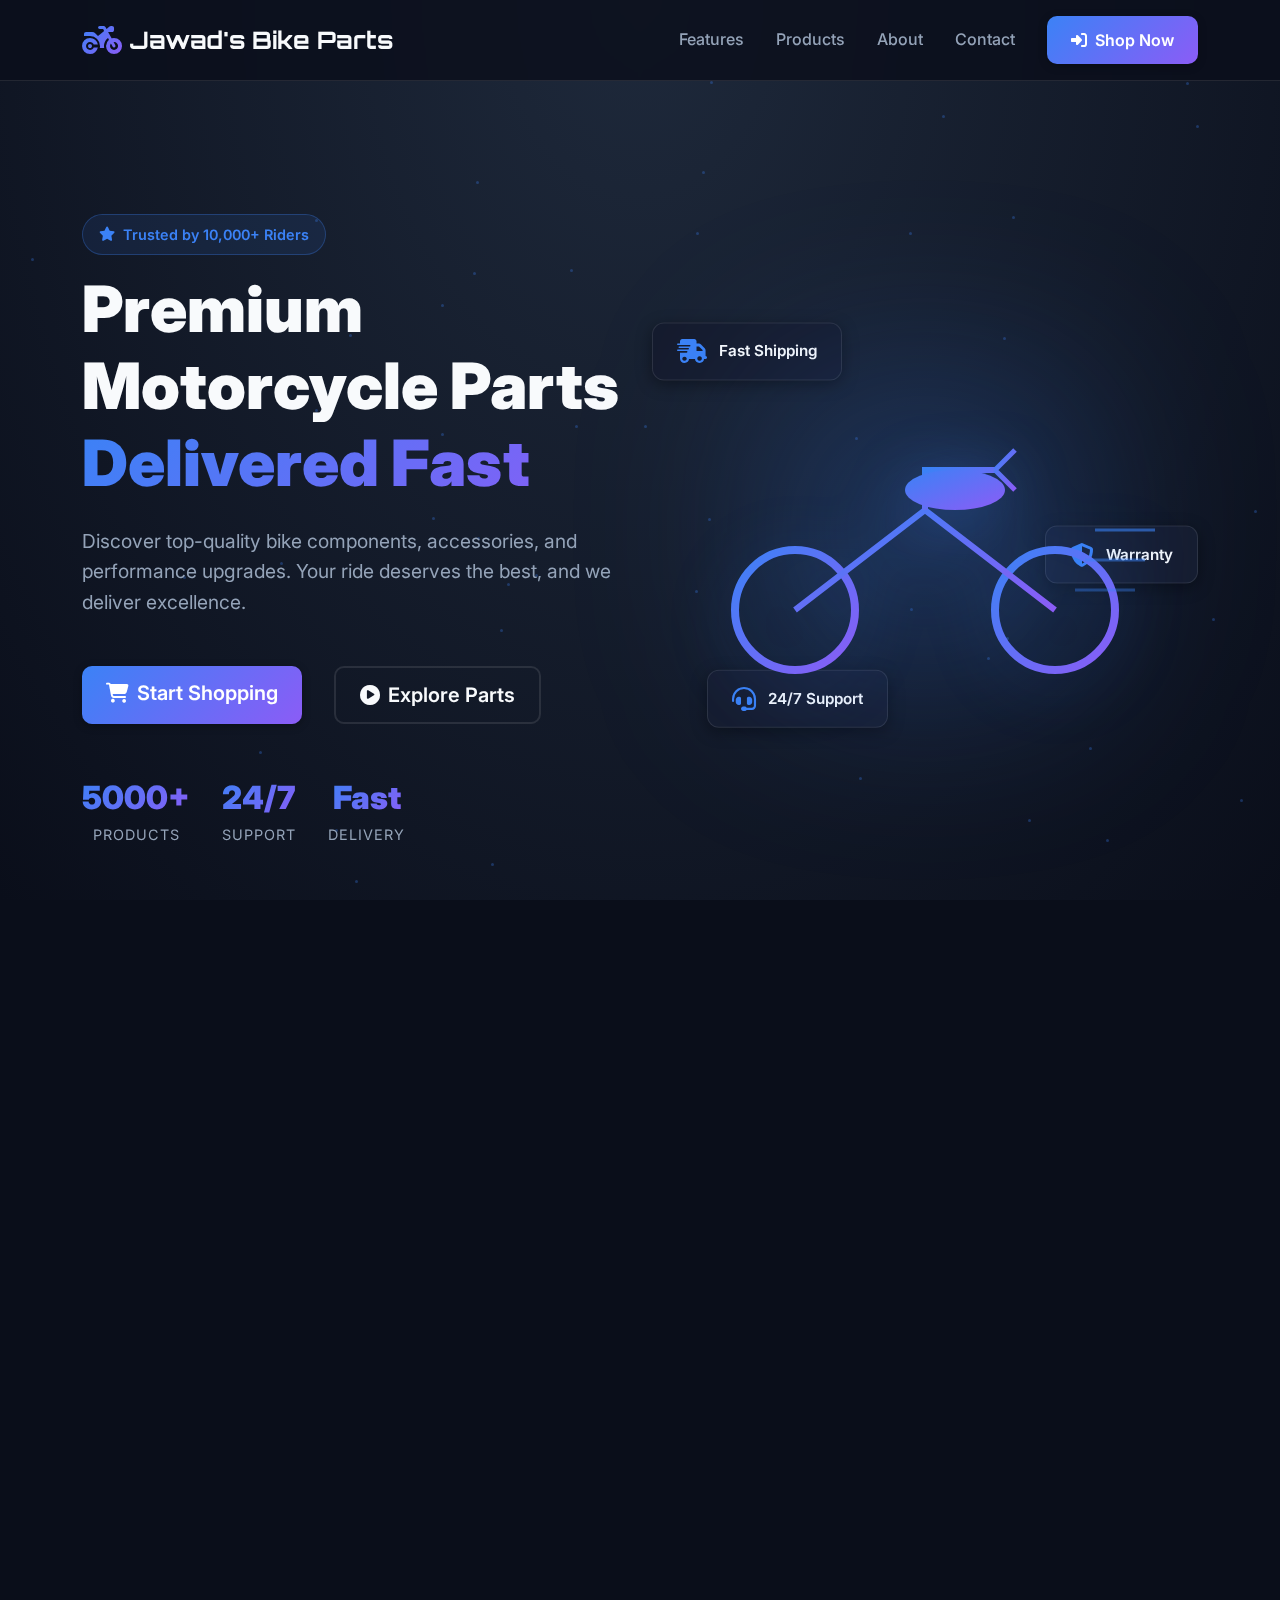
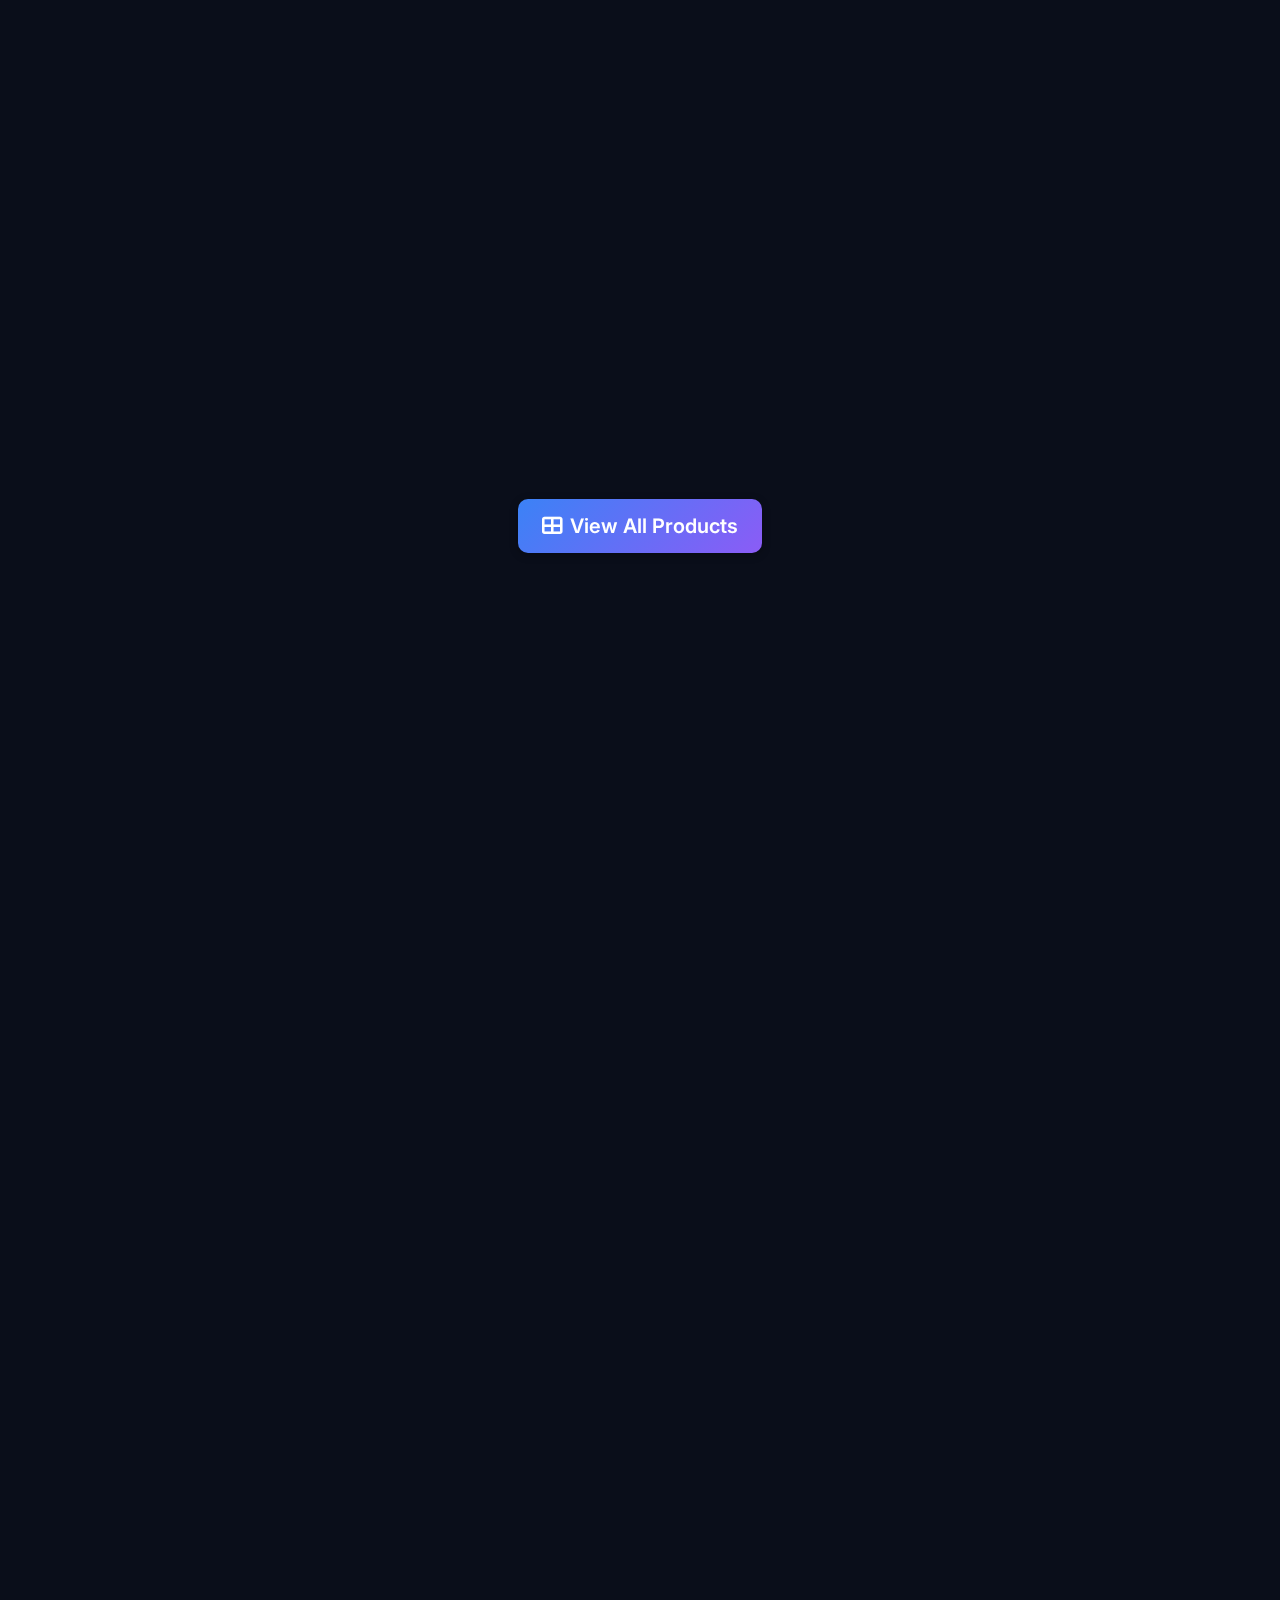
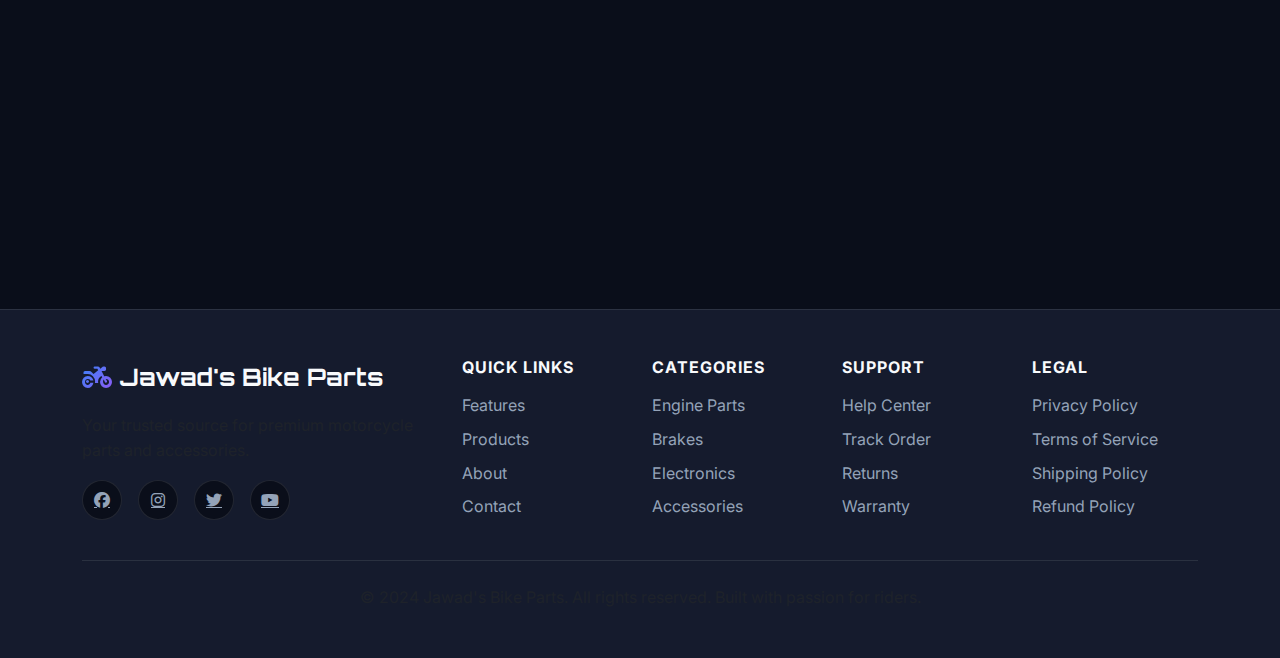
<file: index.html>
<!DOCTYPE html>
<html lang="en">
<head>
    <meta charset="UTF-8">
    <meta name="viewport" content="width=device-width, initial-scale=1.0">
    <title>Jawad's Bike Parts - Premium Motorcycle Components</title>
    
    <!-- Favicon -->
    <link rel="icon" type="image/png" href="assets/img/favicon.png">
    
    <!-- CSS Libraries -->
    <link href="https://cdn.jsdelivr.net/npm/bootstrap@5.3.2/dist/css/bootstrap.min.css" rel="stylesheet">
    <link href="https://unpkg.com/aos@2.3.1/dist/aos.css" rel="stylesheet">
    <link rel="stylesheet" href="https://cdnjs.cloudflare.com/ajax/libs/font-awesome/6.5.1/css/all.min.css">
    
    <!-- Custom CSS -->
    <link rel="stylesheet" href="assets/css/style.css">
</head>
<body>
    <!-- Animated Background -->
    <div id="particles-background"></div>

    <!-- Navigation -->
    <nav class="navbar navbar-expand-lg navbar-dark fixed-top glass-nav">
        <div class="container">
            <a class="navbar-brand d-flex align-items-center" href="/">
                <i class="fas fa-motorcycle brand-icon me-2"></i>
                <span class="brand-text">Jawad's Bike Parts</span>
            </a>
            <button class="navbar-toggler" type="button" data-bs-toggle="collapse" data-bs-target="#navbarNav">
                <span class="navbar-toggler-icon"></span>
            </button>
            <div class="collapse navbar-collapse" id="navbarNav">
                <ul class="navbar-nav ms-auto align-items-center">
                    <li class="nav-item"><a class="nav-link" href="#features">Features</a></li>
                    <li class="nav-item"><a class="nav-link" href="#products">Products</a></li>
                    <li class="nav-item"><a class="nav-link" href="#about">About</a></li>
                    <li class="nav-item"><a class="nav-link" href="#contact">Contact</a></li>
                    <li class="nav-item ms-lg-3">
                        <a class="btn btn-primary btn-glow" href="/app.html">
                            <i class="fas fa-sign-in-alt me-2"></i>Shop Now
                        </a>
                    </li>
                </ul>
            </div>
        </div>
    </nav>

    <!-- Hero Section -->
    <section class="hero-section">
        <div class="container">
            <div class="row align-items-center min-vh-100">
                <div class="col-lg-6" data-aos="fade-right">
                    <div class="hero-badge mb-3">
                        <i class="fas fa-star"></i>
                        <span>Trusted by 10,000+ Riders</span>
                    </div>
                    <h1 class="hero-title mb-4">
                        Premium Motorcycle Parts
                        <span class="gradient-text">Delivered Fast</span>
                    </h1>
                    <p class="hero-subtitle mb-5">
                        Discover top-quality bike components, accessories, and performance upgrades. 
                        Your ride deserves the best, and we deliver excellence.
                    </p>
                    <div class="hero-buttons">
                        <a href="/app.html" class="btn btn-primary btn-lg btn-glow me-3">
                            <i class="fas fa-shopping-cart me-2"></i>Start Shopping
                        </a>
                        <a href="#products" class="btn btn-outline-light btn-lg">
                            <i class="fas fa-play-circle me-2"></i>Explore Parts
                        </a>
                    </div>
                    <div class="hero-stats mt-5">
                        <div class="stat-item">
                            <div class="stat-number">5000+</div>
                            <div class="stat-label">Products</div>
                        </div>
                        <div class="stat-item">
                            <div class="stat-number">24/7</div>
                            <div class="stat-label">Support</div>
                        </div>
                        <div class="stat-item">
                            <div class="stat-number">Fast</div>
                            <div class="stat-label">Delivery</div>
                        </div>
                    </div>
                </div>
                <div class="col-lg-6" data-aos="fade-left">
                    <div class="hero-visual">
                        <div class="floating-card card-1">
                            <i class="fas fa-shipping-fast"></i>
                            <span>Fast Shipping</span>
                        </div>
                        <div class="floating-card card-2">
                            <i class="fas fa-shield-alt"></i>
                            <span>Warranty</span>
                        </div>
                        <div class="floating-card card-3">
                            <i class="fas fa-headset"></i>
                            <span>24/7 Support</span>
                        </div>
                        <div class="hero-image-wrapper">
                            <div class="glow-effect"></div>
                            <svg class="hero-svg" viewBox="0 0 500 400" xmlns="http://www.w3.org/2000/svg">
                                <!-- Motorcycle Illustration -->
                                <defs>
                                    <linearGradient id="bikeGradient" x1="0%" y1="0%" x2="100%" y2="100%">
                                        <stop offset="0%" style="stop-color:#3b82f6;stop-opacity:1" />
                                        <stop offset="100%" style="stop-color:#8b5cf6;stop-opacity:1" />
                                    </linearGradient>
                                </defs>
                                <!-- Wheels -->
                                <circle cx="120" cy="280" r="60" fill="none" stroke="url(#bikeGradient)" stroke-width="8"/>
                                <circle cx="380" cy="280" r="60" fill="none" stroke="url(#bikeGradient)" stroke-width="8"/>
                                <!-- Frame -->
                                <path d="M 120 280 L 250 180 L 380 280" fill="none" stroke="url(#bikeGradient)" stroke-width="6"/>
                                <path d="M 250 180 L 250 140 L 320 140" fill="none" stroke="url(#bikeGradient)" stroke-width="6"/>
                                <!-- Seat -->
                                <ellipse cx="280" cy="160" rx="50" ry="20" fill="url(#bikeGradient)"/>
                                <!-- Handlebar -->
                                <path d="M 320 140 L 340 120 M 320 140 L 340 160" stroke="url(#bikeGradient)" stroke-width="5"/>
                                <!-- Speed lines -->
                                <line x1="420" y1="200" x2="480" y2="200" stroke="#3b82f6" stroke-width="3" opacity="0.6"/>
                                <line x1="410" y1="230" x2="470" y2="230" stroke="#3b82f6" stroke-width="3" opacity="0.5"/>
                                <line x1="400" y1="260" x2="460" y2="260" stroke="#3b82f6" stroke-width="3" opacity="0.4"/>
                            </svg>
                        </div>
                    </div>
                </div>
            </div>
        </div>
    </section>

    <!-- Features Section -->
    <section id="features" class="features-section py-5">
        <div class="container">
            <div class="text-center mb-5" data-aos="fade-up">
                <h2 class="section-title">Why Choose Us?</h2>
                <p class="section-subtitle">Premium quality, unbeatable service, and the best prices</p>
            </div>
            <div class="row g-4">
                <div class="col-md-6 col-lg-3" data-aos="fade-up" data-aos-delay="100">
                    <div class="feature-card">
                        <div class="feature-icon">
                            <i class="fas fa-shipping-fast"></i>
                        </div>
                        <h4>Fast Delivery</h4>
                        <p>Get your parts delivered within 24-48 hours nationwide</p>
                    </div>
                </div>
                <div class="col-md-6 col-lg-3" data-aos="fade-up" data-aos-delay="200">
                    <div class="feature-card">
                        <div class="feature-icon">
                            <i class="fas fa-certificate"></i>
                        </div>
                        <h4>Genuine Parts</h4>
                        <p>100% authentic products with manufacturer warranty</p>
                    </div>
                </div>
                <div class="col-md-6 col-lg-3" data-aos="fade-up" data-aos-delay="300">
                    <div class="feature-card">
                        <div class="feature-icon">
                            <i class="fas fa-headset"></i>
                        </div>
                        <h4>24/7 Support</h4>
                        <p>Expert assistance whenever you need it</p>
                    </div>
                </div>
                <div class="col-md-6 col-lg-3" data-aos="fade-up" data-aos-delay="400">
                    <div class="feature-card">
                        <div class="feature-icon">
                            <i class="fas fa-undo"></i>
                        </div>
                        <h4>Easy Returns</h4>
                        <p>Hassle-free 7-day return policy</p>
                    </div>
                </div>
            </div>
        </div>
    </section>

    <!-- Products Preview Section -->
    <section id="products" class="products-section py-5">
        <div class="container">
            <div class="text-center mb-5" data-aos="fade-up">
                <h2 class="section-title">Featured Products</h2>
                <p class="section-subtitle">Top picks from our extensive collection</p>
            </div>
            <div class="row g-4">
                <div class="col-md-6 col-lg-3" data-aos="zoom-in" data-aos-delay="100">
                    <div class="product-card">
                        <div class="product-badge">New</div>
                        <div class="product-image">
                            <i class="fas fa-cog fa-5x"></i>
                        </div>
                        <div class="product-info">
                            <h5>Engine Parts</h5>
                            <p class="text-muted">Premium quality</p>
                            <div class="product-footer">
                                <span class="price">From $99</span>
                                <a href="/app.html" class="btn btn-sm btn-primary">View</a>
                            </div>
                        </div>
                    </div>
                </div>
                <div class="col-md-6 col-lg-3" data-aos="zoom-in" data-aos-delay="200">
                    <div class="product-card">
                        <div class="product-badge sale">Sale</div>
                        <div class="product-image">
                            <i class="fas fa-oil-can fa-5x"></i>
                        </div>
                        <div class="product-info">
                            <h5>Lubricants</h5>
                            <p class="text-muted">Best quality oils</p>
                            <div class="product-footer">
                                <span class="price">From $29</span>
                                <a href="/app.html" class="btn btn-sm btn-primary">View</a>
                            </div>
                        </div>
                    </div>
                </div>
                <div class="col-md-6 col-lg-3" data-aos="zoom-in" data-aos-delay="300">
                    <div class="product-card">
                        <div class="product-image">
                            <i class="fas fa-compact-disc fa-5x"></i>
                        </div>
                        <div class="product-info">
                            <h5>Brake Systems</h5>
                            <p class="text-muted">Safety first</p>
                            <div class="product-footer">
                                <span class="price">From $149</span>
                                <a href="/app.html" class="btn btn-sm btn-primary">View</a>
                            </div>
                        </div>
                    </div>
                </div>
                <div class="col-md-6 col-lg-3" data-aos="zoom-in" data-aos-delay="400">
                    <div class="product-card">
                        <div class="product-badge">Hot</div>
                        <div class="product-image">
                            <i class="fas fa-bolt fa-5x"></i>
                        </div>
                        <div class="product-info">
                            <h5>Electronics</h5>
                            <p class="text-muted">Smart upgrades</p>
                            <div class="product-footer">
                                <span class="price">From $79</span>
                                <a href="/app.html" class="btn btn-sm btn-primary">View</a>
                            </div>
                        </div>
                    </div>
                </div>
            </div>
            <div class="text-center mt-5">
                <a href="/app.html" class="btn btn-primary btn-lg btn-glow">
                    <i class="fas fa-th-large me-2"></i>View All Products
                </a>
            </div>
        </div>
    </section>

    <!-- About Section -->
    <section id="about" class="about-section py-5">
        <div class="container">
            <div class="row align-items-center">
                <div class="col-lg-6" data-aos="fade-right">
                    <h2 class="section-title">About Jawad's Bike Parts</h2>
                    <p class="lead mb-4">Your trusted partner for premium motorcycle components since 2020.</p>
                    <p class="mb-4">
                        We specialize in providing high-quality, authentic motorcycle parts and accessories 
                        from leading manufacturers worldwide. Our mission is to keep your ride running 
                        smoothly with genuine parts, expert advice, and unmatched customer service.
                    </p>
                    <ul class="about-list">
                        <li><i class="fas fa-check-circle"></i> Verified genuine products</li>
                        <li><i class="fas fa-check-circle"></i> Competitive pricing</li>
                        <li><i class="fas fa-check-circle"></i> Expert technical support</li>
                        <li><i class="fas fa-check-circle"></i> Nationwide delivery</li>
                    </ul>
                </div>
                <div class="col-lg-6" data-aos="fade-left">
                    <div class="about-stats-grid">
                        <div class="stat-box">
                            <div class="stat-icon"><i class="fas fa-users"></i></div>
                            <div class="stat-value">10,000+</div>
                            <div class="stat-text">Happy Customers</div>
                        </div>
                        <div class="stat-box">
                            <div class="stat-icon"><i class="fas fa-box"></i></div>
                            <div class="stat-value">5,000+</div>
                            <div class="stat-text">Products</div>
                        </div>
                        <div class="stat-box">
                            <div class="stat-icon"><i class="fas fa-truck"></i></div>
                            <div class="stat-value">50,000+</div>
                            <div class="stat-text">Deliveries</div>
                        </div>
                        <div class="stat-box">
                            <div class="stat-icon"><i class="fas fa-award"></i></div>
                            <div class="stat-value">4+ Years</div>
                            <div class="stat-text">Experience</div>
                        </div>
                    </div>
                </div>
            </div>
        </div>
    </section>

    <!-- Contact Section -->
    <section id="contact" class="contact-section py-5">
        <div class="container">
            <div class="text-center mb-5" data-aos="fade-up">
                <h2 class="section-title">Get In Touch</h2>
                <p class="section-subtitle">We're here to help you find the perfect parts</p>
            </div>
            <div class="row g-4">
                <div class="col-lg-4" data-aos="fade-up" data-aos-delay="100">
                    <div class="contact-card">
                        <div class="contact-icon">
                            <i class="fas fa-phone"></i>
                        </div>
                        <h5>Call Us</h5>
                        <p>+880 1234-567890</p>
                        <a href="tel:+8801234567890" class="btn btn-sm btn-outline-primary">Call Now</a>
                    </div>
                </div>
                <div class="col-lg-4" data-aos="fade-up" data-aos-delay="200">
                    <div class="contact-card">
                        <div class="contact-icon">
                            <i class="fas fa-envelope"></i>
                        </div>
                        <h5>Email Us</h5>
                        <p>support@jawadsbikeparts.com</p>
                        <a href="mailto:support@jawadsbikeparts.com" class="btn btn-sm btn-outline-primary">Send Email</a>
                    </div>
                </div>
                <div class="col-lg-4" data-aos="fade-up" data-aos-delay="300">
                    <div class="contact-card">
                        <div class="contact-icon">
                            <i class="fas fa-map-marker-alt"></i>
                        </div>
                        <h5>Visit Us</h5>
                        <p>Dhaka, Bangladesh</p>
                        <a href="#" class="btn btn-sm btn-outline-primary">Get Directions</a>
                    </div>
                </div>
            </div>
        </div>
    </section>

    <!-- Footer -->
    <footer class="footer py-5">
        <div class="container">
            <div class="row g-4">
                <div class="col-lg-4">
                    <div class="footer-brand mb-3">
                        <i class="fas fa-motorcycle me-2"></i>
                        <span>Jawad's Bike Parts</span>
                    </div>
                    <p class="text-muted mb-3">
                        Your trusted source for premium motorcycle parts and accessories.
                    </p>
                    <div class="social-links">
                        <a href="#"><i class="fab fa-facebook"></i></a>
                        <a href="#"><i class="fab fa-instagram"></i></a>
                        <a href="#"><i class="fab fa-twitter"></i></a>
                        <a href="#"><i class="fab fa-youtube"></i></a>
                    </div>
                </div>
                <div class="col-lg-2 col-md-6">
                    <h6 class="footer-title">Quick Links</h6>
                    <ul class="footer-links">
                        <li><a href="#features">Features</a></li>
                        <li><a href="#products">Products</a></li>
                        <li><a href="#about">About</a></li>
                        <li><a href="#contact">Contact</a></li>
                    </ul>
                </div>
                <div class="col-lg-2 col-md-6">
                    <h6 class="footer-title">Categories</h6>
                    <ul class="footer-links">
                        <li><a href="/app.html">Engine Parts</a></li>
                        <li><a href="/app.html">Brakes</a></li>
                        <li><a href="/app.html">Electronics</a></li>
                        <li><a href="/app.html">Accessories</a></li>
                    </ul>
                </div>
                <div class="col-lg-2 col-md-6">
                    <h6 class="footer-title">Support</h6>
                    <ul class="footer-links">
                        <li><a href="#">Help Center</a></li>
                        <li><a href="#">Track Order</a></li>
                        <li><a href="#">Returns</a></li>
                        <li><a href="#">Warranty</a></li>
                    </ul>
                </div>
                <div class="col-lg-2 col-md-6">
                    <h6 class="footer-title">Legal</h6>
                    <ul class="footer-links">
                        <li><a href="#">Privacy Policy</a></li>
                        <li><a href="#">Terms of Service</a></li>
                        <li><a href="#">Shipping Policy</a></li>
                        <li><a href="#">Refund Policy</a></li>
                    </ul>
                </div>
            </div>
            <hr class="my-4 border-secondary">
            <div class="text-center text-muted">
                <p class="mb-0">&copy; 2024 Jawad's Bike Parts. All rights reserved. Built with passion for riders.</p>
            </div>
        </div>
    </footer>

    <!-- Scripts -->
    <script src="assets/js/env-loader.js"></script>
    <script src="https://cdnjs.cloudflare.com/ajax/libs/gsap/3.13.0/gsap.min.js"></script>
    <script src="https://unpkg.com/aos@2.3.1/dist/aos.js"></script>
    <script src="https://cdn.jsdelivr.net/npm/bootstrap@5.3.2/dist/js/bootstrap.bundle.min.js"></script>
    
    <script>
        // Initialize AOS
        AOS.init({
            duration: 1000,
            once: true,
            offset: 100
        });

        // Particles Background (Simple version)
        const particlesContainer = document.getElementById('particles-background');
        for(let i = 0; i < 50; i++) {
            const particle = document.createElement('div');
            particle.className = 'particle';
            particle.style.left = Math.random() * 100 + '%';
            particle.style.top = Math.random() * 100 + '%';
            particle.style.animationDelay = Math.random() * 3 + 's';
            particle.style.animationDuration = (Math.random() * 3 + 2) + 's';
            particlesContainer.appendChild(particle);
        }

        // Smooth scrolling
        document.querySelectorAll('a[href^="#"]').forEach(anchor => {
            anchor.addEventListener('click', function (e) {
                e.preventDefault();
                const target = document.querySelector(this.getAttribute('href'));
                if(target) {
                    target.scrollIntoView({ behavior: 'smooth', block: 'start' });
                }
            });
        });

        // Navbar scroll effect
        window.addEventListener('scroll', function() {
            const navbar = document.querySelector('.navbar');
            if(window.scrollY > 50) {
                navbar.classList.add('scrolled');
            } else {
                navbar.classList.remove('scrolled');
            }
        });

        // Floating cards animation
        gsap.to('.floating-card', {
            y: -20,
            duration: 2,
            ease: 'power1.inOut',
            stagger: 0.2,
            repeat: -1,
            yoyo: true
        });
    </script>
</body>
</html>
</file>
<file: assets/css/style.css>
/* ============================================
   JAWAD'S BIKE PARTS - MAIN STYLESHEET
   Professional E-Commerce Dark Theme
   ============================================ */

@import url('https://fonts.googleapis.com/css2?family=Inter:wght@300;400;600;700;900&family=Orbitron:wght@500;700;900&display=swap');

:root {
    --bg-dark: #0a0e1a;
    --bg-card: #151b2d;
    --bg-hover: #1a2137;
    --primary: #3b82f6;
    --primary-dark: #2563eb;
    --accent: #8b5cf6;
    --accent-dark: #7c3aed;
    --text-light: #f8fafc;
    --text-muted: #94a3b8;
    --text-dim: #64748b;
    --border: rgba(255, 255, 255, 0.1);
    --success: #10b981;
    --warning: #f59e0b;
    --danger: #ef4444;
    --gradient-primary: linear-gradient(135deg, #3b82f6, #8b5cf6);
    --gradient-accent: linear-gradient(135deg, #8b5cf6, #ec4899);
    --shadow-sm: 0 2px 8px rgba(0, 0, 0, 0.3);
    --shadow-md: 0 4px 16px rgba(0, 0, 0, 0.4);
    --shadow-lg: 0 8px 32px rgba(0, 0, 0, 0.5);
    --shadow-glow: 0 0 30px rgba(59, 130, 246, 0.3);
}

* {
    margin: 0;
    padding: 0;
    box-sizing: border-box;
}

html {
    scroll-behavior: smooth;
}

body {
    font-family: 'Inter', sans-serif;
    background-color: var(--bg-dark);
    color: var(--text-light);
    overflow-x: hidden;
    line-height: 1.6;
}

/* ============================================
   PARTICLES BACKGROUND
   ============================================ */
#particles-background {
    position: fixed;
    top: 0;
    left: 0;
    width: 100%;
    height: 100%;
    z-index: -1;
    background: radial-gradient(ellipse at top, #1e293b 0%, var(--bg-dark) 100%);
}

.particle {
    position: absolute;
    width: 3px;
    height: 3px;
    background: var(--primary);
    border-radius: 50%;
    opacity: 0.3;
    animation: float 3s infinite ease-in-out;
}

@keyframes float {
    0%, 100% { transform: translateY(0) translateX(0); }
    50% { transform: translateY(-20px) translateX(10px); }
}

/* ============================================
   NAVIGATION
   ============================================ */
.navbar {
    padding: 1rem 0;
    transition: all 0.3s ease;
    background: rgba(10, 14, 26, 0.8);
    backdrop-filter: blur(10px);
}

.navbar.scrolled {
    background: rgba(10, 14, 26, 0.95);
    box-shadow: var(--shadow-md);
}

.navbar-brand {
    font-family: 'Orbitron', sans-serif;
    font-weight: 700;
    font-size: 1.5rem;
    color: var(--text-light);
    transition: all 0.3s ease;
}

.brand-icon {
    font-size: 2rem;
    background: var(--gradient-primary);
    -webkit-background-clip: text;
    -webkit-text-fill-color: transparent;
    background-clip: text;
}

.navbar-brand:hover {
    color: var(--primary);
    transform: translateY(-2px);
}

.nav-link {
    color: var(--text-muted);
    font-weight: 500;
    padding: 0.5rem 1rem !important;
    transition: all 0.3s ease;
    position: relative;
}

.nav-link::after {
    content: '';
    position: absolute;
    bottom: 0;
    left: 50%;
    width: 0;
    height: 2px;
    background: var(--gradient-primary);
    transition: all 0.3s ease;
    transform: translateX(-50%);
}

.nav-link:hover {
    color: var(--text-light);
}

.nav-link:hover::after {
    width: 80%;
}

/* ============================================
   BUTTONS
   ============================================ */
.btn {
    border-radius: 10px;
    font-weight: 600;
    padding: 0.75rem 1.5rem;
    transition: all 0.3s ease;
    border: none;
}

.btn-primary {
    background: var(--gradient-primary);
    color: white;
    box-shadow: var(--shadow-sm);
}

.btn-primary:hover {
    transform: translateY(-2px);
    box-shadow: var(--shadow-glow);
    color: white;
}

.btn-glow {
    position: relative;
    overflow: hidden;
}

.btn-glow::before {
    content: '';
    position: absolute;
    top: 0;
    left: -100%;
    width: 100%;
    height: 100%;
    background: linear-gradient(90deg, transparent, rgba(255,255,255,0.2), transparent);
    transition: left 0.5s;
}

.btn-glow:hover::before {
    left: 100%;
}

.btn-outline-light {
    border: 2px solid var(--border);
    color: var(--text-light);
    background: transparent;
}

.btn-outline-light:hover {
    background: var(--bg-card);
    border-color: var(--primary);
    color: var(--text-light);
}

.btn-outline-primary {
    border: 2px solid var(--primary);
    color: var(--primary);
    background: transparent;
}

.btn-outline-primary:hover {
    background: var(--primary);
    color: white;
}

/* ============================================
   HERO SECTION
   ============================================ */
.hero-section {
    position: relative;
    padding-top: 80px;
}

.hero-badge {
    display: inline-flex;
    align-items: center;
    gap: 0.5rem;
    padding: 0.5rem 1rem;
    background: rgba(59, 130, 246, 0.1);
    border: 1px solid rgba(59, 130, 246, 0.3);
    border-radius: 50px;
    color: var(--primary);
    font-size: 0.9rem;
    font-weight: 600;
    animation: pulse 2s infinite;
}

@keyframes pulse {
    0%, 100% { transform: scale(1); }
    50% { transform: scale(1.05); }
}

.hero-title {
    font-size: clamp(2.5rem, 5vw, 4.5rem);
    font-weight: 900;
    line-height: 1.2;
    margin-bottom: 1.5rem;
}

.gradient-text {
    background: var(--gradient-primary);
    -webkit-background-clip: text;
    -webkit-text-fill-color: transparent;
    background-clip: text;
    display: block;
}

.hero-subtitle {
    font-size: 1.2rem;
    color: var(--text-muted);
    max-width: 600px;
}

.hero-buttons {
    display: flex;
    gap: 1rem;
    flex-wrap: wrap;
}

.hero-stats {
    display: flex;
    gap: 2rem;
    margin-top: 3rem;
}

.stat-item {
    text-align: center;
}

.stat-number {
    font-size: 2rem;
    font-weight: 900;
    background: var(--gradient-primary);
    -webkit-background-clip: text;
    -webkit-text-fill-color: transparent;
    background-clip: text;
}

.stat-label {
    font-size: 0.9rem;
    color: var(--text-muted);
    text-transform: uppercase;
    letter-spacing: 1px;
}

/* Hero Visual */
.hero-visual {
    position: relative;
    height: 500px;
    display: flex;
    align-items: center;
    justify-content: center;
}

.floating-card {
    position: absolute;
    background: var(--bg-card);
    border: 1px solid var(--border);
    border-radius: 12px;
    padding: 1rem 1.5rem;
    display: flex;
    align-items: center;
    gap: 0.75rem;
    box-shadow: var(--shadow-md);
    backdrop-filter: blur(10px);
    font-weight: 600;
    font-size: 0.95rem;
}

.floating-card i {
    font-size: 1.5rem;
    color: var(--primary);
}

.card-1 { top: 10%; left: 0; }
.card-2 { top: 50%; right: 0; }
.card-3 { bottom: 10%; left: 10%; }

.hero-image-wrapper {
    position: relative;
    width: 100%;
    max-width: 500px;
}

.glow-effect {
    position: absolute;
    top: 50%;
    left: 50%;
    transform: translate(-50%, -50%);
    width: 400px;
    height: 400px;
    background: radial-gradient(circle, rgba(59, 130, 246, 0.3), transparent);
    filter: blur(80px);
    animation: glow 3s infinite;
}

@keyframes glow {
    0%, 100% { opacity: 0.5; transform: translate(-50%, -50%) scale(1); }
    50% { opacity: 0.8; transform: translate(-50%, -50%) scale(1.1); }
}

.hero-svg {
    width: 100%;
    height: auto;
    filter: drop-shadow(0 10px 30px rgba(59, 130, 246, 0.3));
}

/* ============================================
   SECTIONS
   ============================================ */
.features-section,
.products-section,
.about-section,
.contact-section {
    padding: 5rem 0;
}

.section-title {
    font-size: clamp(2rem, 4vw, 3rem);
    font-weight: 900;
    margin-bottom: 1rem;
    background: var(--gradient-primary);
    -webkit-background-clip: text;
    -webkit-text-fill-color: transparent;
    background-clip: text;
}

.section-subtitle {
    font-size: 1.1rem;
    color: var(--text-muted);
    margin-bottom: 2rem;
}

/* ============================================
   FEATURE CARDS
   ============================================ */
.feature-card {
    background: var(--bg-card);
    border: 1px solid var(--border);
    border-radius: 16px;
    padding: 2rem;
    text-align: center;
    transition: all 0.3s ease;
    height: 100%;
}

.feature-card:hover {
    transform: translateY(-10px);
    border-color: var(--primary);
    box-shadow: var(--shadow-glow);
}

.feature-icon {
    width: 80px;
    height: 80px;
    margin: 0 auto 1.5rem;
    background: var(--gradient-primary);
    border-radius: 20px;
    display: flex;
    align-items: center;
    justify-content: center;
    font-size: 2rem;
    color: white;
}

.feature-card h4 {
    font-size: 1.3rem;
    font-weight: 700;
    margin-bottom: 0.75rem;
}

.feature-card p {
    color: var(--text-muted);
    margin: 0;
}

/* ============================================
   PRODUCT CARDS
   ============================================ */
.product-card {
    background: var(--bg-card);
    border: 1px solid var(--border);
    border-radius: 16px;
    overflow: hidden;
    transition: all 0.3s ease;
    height: 100%;
    position: relative;
}

.product-card:hover {
    transform: translateY(-10px);
    border-color: var(--primary);
    box-shadow: var(--shadow-glow);
}

.product-badge {
    position: absolute;
    top: 1rem;
    right: 1rem;
    background: var(--gradient-primary);
    color: white;
    padding: 0.4rem 0.8rem;
    border-radius: 6px;
    font-size: 0.8rem;
    font-weight: 700;
    text-transform: uppercase;
    z-index: 1;
}

.product-badge.sale {
    background: linear-gradient(135deg, #ef4444, #dc2626);
}

.product-image {
    padding: 3rem;
    display: flex;
    align-items: center;
    justify-content: center;
    background: linear-gradient(135deg, rgba(59, 130, 246, 0.05), rgba(139, 92, 246, 0.05));
    color: var(--primary);
}

.product-info {
    padding: 1.5rem;
}

.product-info h5 {
    font-size: 1.2rem;
    font-weight: 700;
    margin-bottom: 0.5rem;
}

.product-footer {
    display: flex;
    justify-content: space-between;
    align-items: center;
    margin-top: 1rem;
}

.price {
    font-size: 1.3rem;
    font-weight: 700;
    color: var(--primary);
}

/* ============================================
   ABOUT SECTION
   ============================================ */
.about-list {
    list-style: none;
    padding: 0;
}

.about-list li {
    padding: 0.75rem 0;
    display: flex;
    align-items: center;
    gap: 1rem;
    color: var(--text-muted);
    font-size: 1.05rem;
}

.about-list i {
    color: var(--success);
    font-size: 1.2rem;
}

.about-stats-grid {
    display: grid;
    grid-template-columns: repeat(2, 1fr);
    gap: 1.5rem;
}

.stat-box {
    background: var(--bg-card);
    border: 1px solid var(--border);
    border-radius: 16px;
    padding: 2rem;
    text-align: center;
    transition: all 0.3s ease;
}

.stat-box:hover {
    transform: scale(1.05);
    border-color: var(--primary);
    box-shadow: var(--shadow-glow);
}

.stat-box .stat-icon {
    font-size: 3rem;
    color: var(--primary);
    margin-bottom: 1rem;
}

.stat-box .stat-value {
    font-size: 2rem;
    font-weight: 900;
    margin-bottom: 0.5rem;
}

.stat-box .stat-text {
    color: var(--text-muted);
    font-size: 0.95rem;
}

/* ============================================
   CONTACT CARDS
   ============================================ */
.contact-card {
    background: var(--bg-card);
    border: 1px solid var(--border);
    border-radius: 16px;
    padding: 2.5rem;
    text-align: center;
    transition: all 0.3s ease;
}

.contact-card:hover {
    transform: translateY(-10px);
    border-color: var(--primary);
    box-shadow: var(--shadow-glow);
}

.contact-icon {
    width: 80px;
    height: 80px;
    margin: 0 auto 1.5rem;
    background: var(--gradient-primary);
    border-radius: 50%;
    display: flex;
    align-items: center;
    justify-content: center;
    font-size: 2rem;
    color: white;
}

.contact-card h5 {
    font-size: 1.3rem;
    font-weight: 700;
    margin-bottom: 0.75rem;
}

.contact-card p {
    color: var(--text-muted);
    margin-bottom: 1.5rem;
}

/* ============================================
   FOOTER
   ============================================ */
.footer {
    background: var(--bg-card);
    border-top: 1px solid var(--border);
    margin-top: 5rem;
}

.footer-brand {
    font-family: 'Orbitron', sans-serif;
    font-size: 1.5rem;
    font-weight: 700;
    display: flex;
    align-items: center;
    margin-bottom: 1rem;
}

.footer-brand i {
    background: var(--gradient-primary);
    -webkit-background-clip: text;
    -webkit-text-fill-color: transparent;
    background-clip: text;
}

.social-links {
    display: flex;
    gap: 1rem;
}

.social-links a {
    width: 40px;
    height: 40px;
    background: var(--bg-dark);
    border: 1px solid var(--border);
    border-radius: 50%;
    display: flex;
    align-items: center;
    justify-content: center;
    color: var(--text-muted);
    transition: all 0.3s ease;
}

.social-links a:hover {
    background: var(--primary);
    color: white;
    border-color: var(--primary);
    transform: translateY(-3px);
}

.footer-title {
    font-size: 1rem;
    font-weight: 700;
    margin-bottom: 1rem;
    color: var(--text-light);
    text-transform: uppercase;
    letter-spacing: 1px;
}

.footer-links {
    list-style: none;
    padding: 0;
}

.footer-links li {
    margin-bottom: 0.5rem;
}

.footer-links a {
    color: var(--text-muted);
    text-decoration: none;
    transition: all 0.3s ease;
}

.footer-links a:hover {
    color: var(--primary);
    padding-left: 5px;
}

/* ============================================
   GLASS EFFECT
   ============================================ */
.glass-nav {
    background: rgba(10, 14, 26, 0.8);
    backdrop-filter: blur(10px);
    border-bottom: 1px solid var(--border);
}

/* ============================================
   RESPONSIVE
   ============================================ */
@media (max-width: 992px) {
    .hero-visual {
        height: 400px;
        margin-top: 3rem;
    }
    
    .floating-card {
        font-size: 0.85rem;
        padding: 0.75rem 1rem;
    }
    
    .hero-stats {
        gap: 1.5rem;
    }
    
    .about-stats-grid {
        grid-template-columns: 1fr;
    }
}

@media (max-width: 768px) {
    .hero-title {
        font-size: 2.5rem;
    }
    
    .hero-subtitle {
        font-size: 1rem;
    }
    
    .hero-buttons {
        flex-direction: column;
        width: 100%;
    }
    
    .hero-buttons .btn {
        width: 100%;
    }
    
    .hero-stats {
        flex-wrap: wrap;
        gap: 1rem;
    }
    
    .stat-item {
        flex: 1 1 calc(50% - 0.5rem);
    }
    
    .hero-visual {
        height: 300px;
    }
    
    .floating-card {
        display: none;
    }
    
    .section-title {
        font-size: 2rem;
    }
}

@media (max-width: 576px) {
    .navbar-brand {
        font-size: 1.2rem;
    }
    
    .brand-icon {
        font-size: 1.5rem;
    }
    
    .hero-title {
        font-size: 2rem;
    }
    
    .feature-icon {
        width: 60px;
        height: 60px;
        font-size: 1.5rem;
    }
    
    .contact-icon {
        width: 60px;
        height: 60px;
        font-size: 1.5rem;
    }
}
</file>
